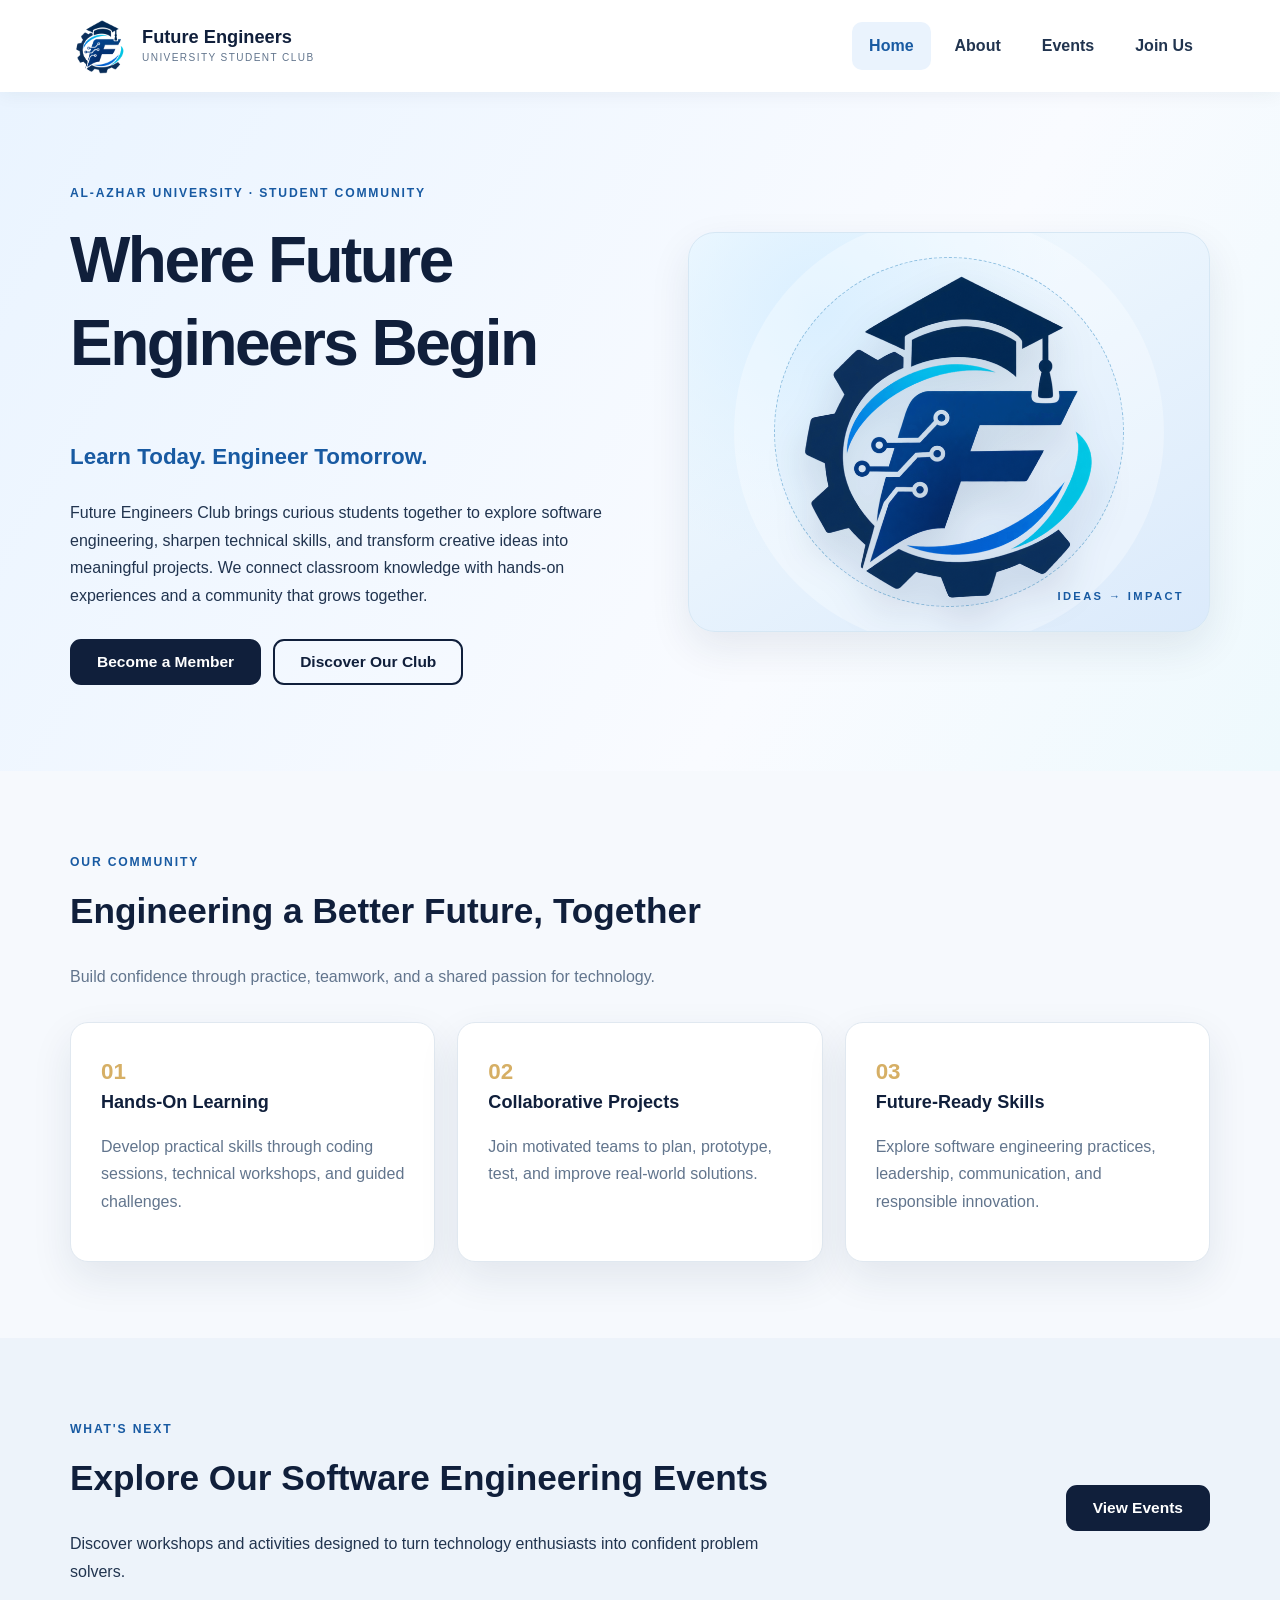
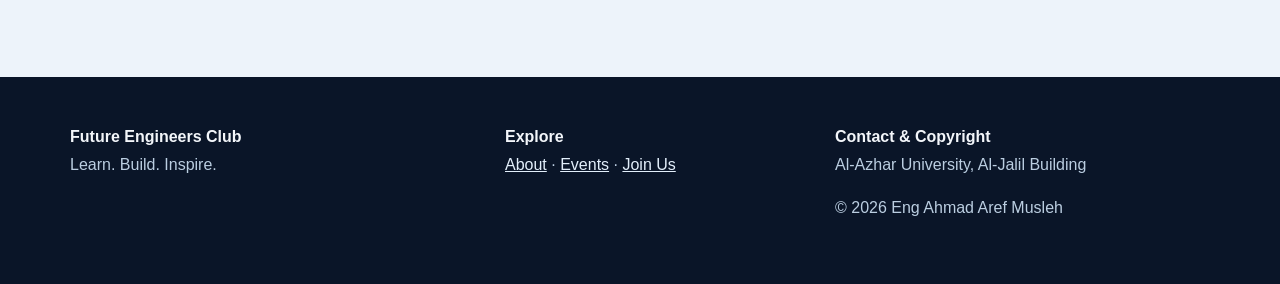
<file: index.html>
<!DOCTYPE html>
<html lang="en">

<head>
  <meta charset="UTF-8">
  <meta name="viewport" content="width=device-width, initial-scale=1">
  <meta name="description"
    content="Future Engineers Club - Empowering students through software engineering, creativity and collaboration.">
  <title>Home | Future Engineers Club</title>
  <link rel="icon" type="image/png" href="images/future-engineers-logo.png">
  <link rel="stylesheet" href="style.css">
</head>

<body>
  <a class="skip-link" href="#main-content">Skip to content</a>
  <header class="site-header">
    <div class="container header-row">
      <a class="brand" href="index.html" aria-label="Future Engineers Club home">
        <img class="brand-logo" src="images/future-engineers-logo.png" alt="Future Engineers Club logo" width="58"
          height="58">
        <span><strong>Future Engineers</strong><small>UNIVERSITY STUDENT CLUB</small></span>
      </a>
      <nav class="main-nav" aria-label="Main navigation"><a href="index.html" class="active"
          aria-current="page">Home</a><a href="about.html">About</a><a href="events.html">Events</a><a
          href="join.html">Join Us</a></nav>
    </div>
  </header>
  <main id="main-content">
    <section class="hero">
      <div class="container hero-grid">
        <div><span class="eyebrow">AL-AZHAR UNIVERSITY · STUDENT COMMUNITY</span>
          <h1>Where Future Engineers Begin</h1>
          <p class="lead">Learn Today. Engineer Tomorrow.</p>
          <p>Future Engineers Club brings curious students together to explore software engineering, sharpen technical
            skills, and transform creative ideas into meaningful projects. We connect classroom knowledge with hands-on
            experiences and a community that grows together.</p>
          <div class="hero-actions"><a class="button" href="join.html">Become a Member</a><a
              class="button button-outline" href="about.html">Discover Our Club</a></div>
        </div>
        <div class="hero-art">
          <div class="art-halo"></div><img src="images/future-engineers-logo.png"
            alt="Future Engineers Club gear, circuit and graduation-cap logo"><span class="art-label">IDEAS →
            IMPACT</span>
        </div>
      </div>
    </section>
    <section class="section container" aria-labelledby="why-title">
      <div class="section-head"><span class="eyebrow">OUR COMMUNITY</span>
        <h2 id="why-title">Engineering a Better Future, Together</h2>
        <p>Build confidence through practice, teamwork, and a shared passion for technology.</p>
      </div>
      <div class="card-grid">
        <article class="card"><span class="card-number">01</span>
          <h3>Hands-On Learning</h3>
          <p>Develop practical skills through coding sessions, technical workshops, and guided challenges.</p>
        </article>
        <article class="card"><span class="card-number">02</span>
          <h3>Collaborative Projects</h3>
          <p>Join motivated teams to plan, prototype, test, and improve real-world solutions.</p>
        </article>
        <article class="card"><span class="card-number">03</span>
          <h3>Future-Ready Skills</h3>
          <p>Explore software engineering practices, leadership, communication, and responsible innovation.</p>
        </article>
      </div>
    </section>
    <section class="section section-soft">
      <div class="container split-callout">
        <div><span class="eyebrow">WHAT'S NEXT</span>
          <h2>Explore Our Software Engineering Events</h2>
          <p>Discover workshops and activities designed to turn technology enthusiasts into confident problem solvers.
          </p>
        </div><a class="button" href="events.html">View Events</a>
      </div>
    </section>
  </main>
  <footer class="site-footer">
    <div class="container footer-grid">
      <div><strong>Future Engineers Club</strong>
        <p>Learn. Build. Inspire.</p>
      </div>
      <div><strong>Explore</strong>
        <p><a href="about.html">About</a> · <a href="events.html">Events</a> · <a href="join.html">Join Us</a></p>
      </div>
      <div><strong>Contact &amp; Copyright</strong>
        <p>Al-Azhar University, Al-Jalil Building</p>
        <p>© 2026 Eng Ahmad Aref Musleh</p>
      </div>
    </div>
  </footer>
</body>

</html>
</file>
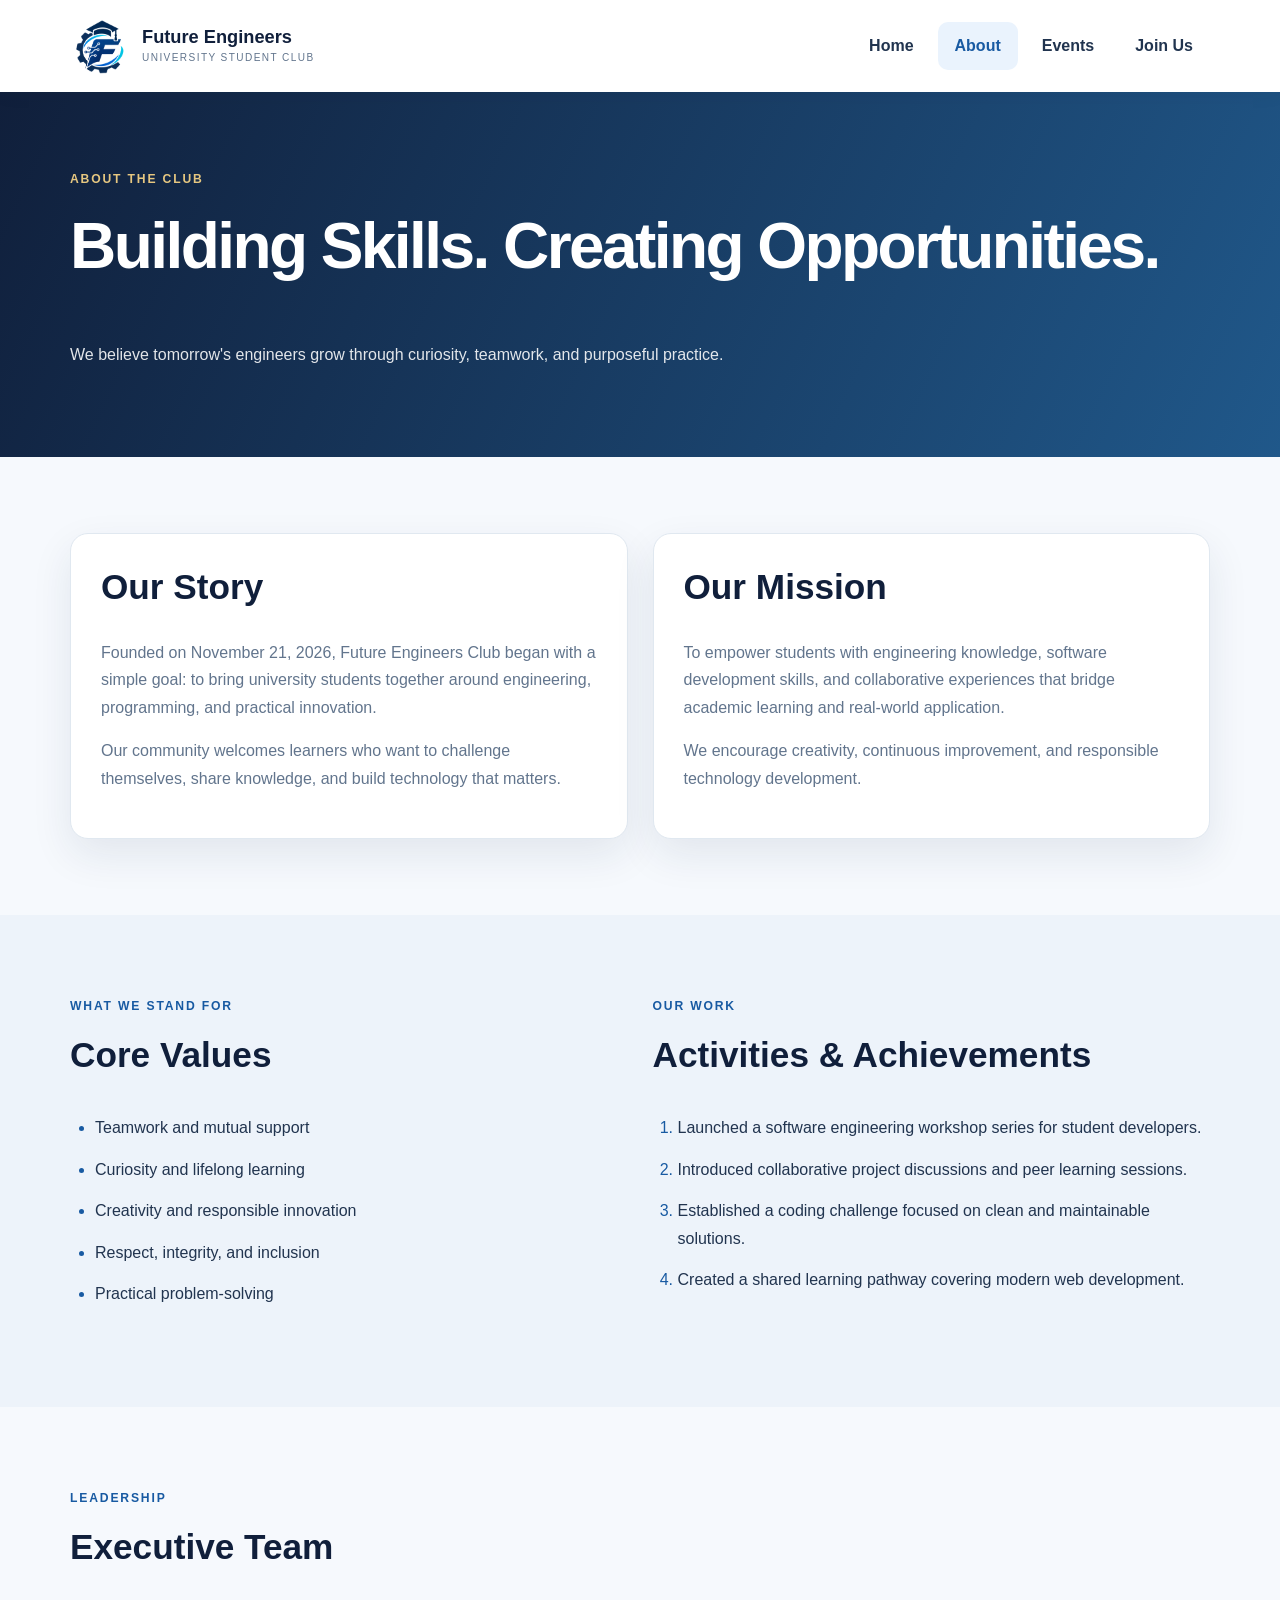
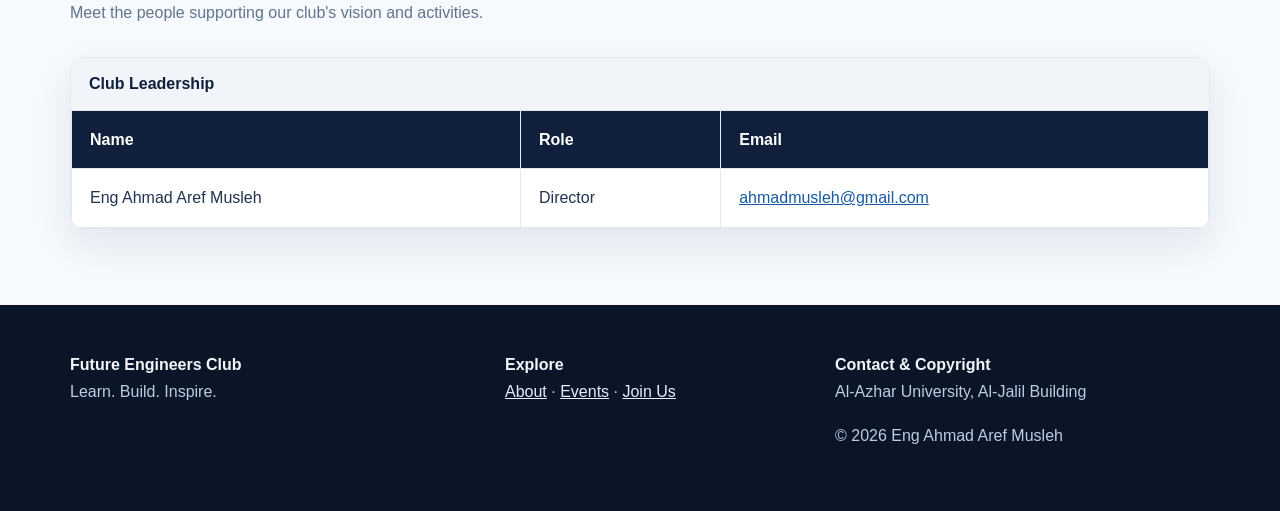
<file: about.html>
<!DOCTYPE html>
<html lang="en">
<head>
  <meta charset="UTF-8">
  <meta name="viewport" content="width=device-width, initial-scale=1">
  <meta name="description" content="Future Engineers Club - Empowering students through software engineering, creativity and collaboration.">
  <title>About Us | Future Engineers Club</title>
  <link rel="icon" type="image/png" href="images/future-engineers-logo.png">
  <link rel="stylesheet" href="style.css">
</head>
<body>
  <a class="skip-link" href="#main-content">Skip to content</a>
  <header class="site-header"><div class="container header-row">
    <a class="brand" href="index.html" aria-label="Future Engineers Club home">
      <img class="brand-logo" src="images/future-engineers-logo.png" alt="Future Engineers Club logo" width="58" height="58">
      <span><strong>Future Engineers</strong><small>UNIVERSITY STUDENT CLUB</small></span>
    </a>
    <nav class="main-nav" aria-label="Main navigation"><a href="index.html">Home</a><a href="about.html" class="active" aria-current="page">About</a><a href="events.html">Events</a><a href="join.html">Join Us</a></nav>
  </div></header>
  <main id="main-content"><section class="page-heading"><div class="container"><span class="eyebrow">ABOUT THE CLUB</span><h1>Building Skills. Creating Opportunities.</h1><p>We believe tomorrow's engineers grow through curiosity, teamwork, and purposeful practice.</p></div></section>
<section class="section container two-col"><article class="panel"><h2>Our Story</h2><p>Founded on November 21, 2026, Future Engineers Club began with a simple goal: to bring university students together around engineering, programming, and practical innovation.</p><p>Our community welcomes learners who want to challenge themselves, share knowledge, and build technology that matters.</p></article><article class="panel"><h2>Our Mission</h2><p>To empower students with engineering knowledge, software development skills, and collaborative experiences that bridge academic learning and real-world application.</p><p>We encourage creativity, continuous improvement, and responsible technology development.</p></article></section>
<section class="section section-soft"><div class="container two-col"><div><span class="eyebrow">WHAT WE STAND FOR</span><h2>Core Values</h2><ul class="feature-list"><li>Teamwork and mutual support</li><li>Curiosity and lifelong learning</li><li>Creativity and responsible innovation</li><li>Respect, integrity, and inclusion</li><li>Practical problem-solving</li></ul></div>
<div><span class="eyebrow">OUR WORK</span><h2>Activities &amp; Achievements</h2><ol class="numbered-list"><li>Launched a software engineering workshop series for student developers.</li><li>Introduced collaborative project discussions and peer learning sessions.</li><li>Established a coding challenge focused on clean and maintainable solutions.</li><li>Created a shared learning pathway covering modern web development.</li></ol></div></div></section>
<section class="section container"><div class="section-head"><span class="eyebrow">LEADERSHIP</span><h2>Executive Team</h2><p>Meet the people supporting our club's vision and activities.</p></div><div class="table-wrap"><table><caption>Club Leadership</caption><thead><tr><th>Name</th><th>Role</th><th>Email</th></tr></thead><tbody><tr><td>Eng Ahmad Aref Musleh</td><td>Director</td><td><a href="mailto:ahmadmusleh@gmail.com">ahmadmusleh@gmail.com</a></td></tr></tbody></table></div></section></main>
  <footer class="site-footer"><div class="container footer-grid">
    <div><strong>Future Engineers Club</strong><p>Learn. Build. Inspire.</p></div>
    <div><strong>Explore</strong><p><a href="about.html">About</a> · <a href="events.html">Events</a> · <a href="join.html">Join Us</a></p></div>
    <div><strong>Contact &amp; Copyright</strong><p>Al-Azhar University, Al-Jalil Building</p><p>© 2026 Eng Ahmad Aref Musleh</p></div>
  </div></footer>
</body></html>
</file>
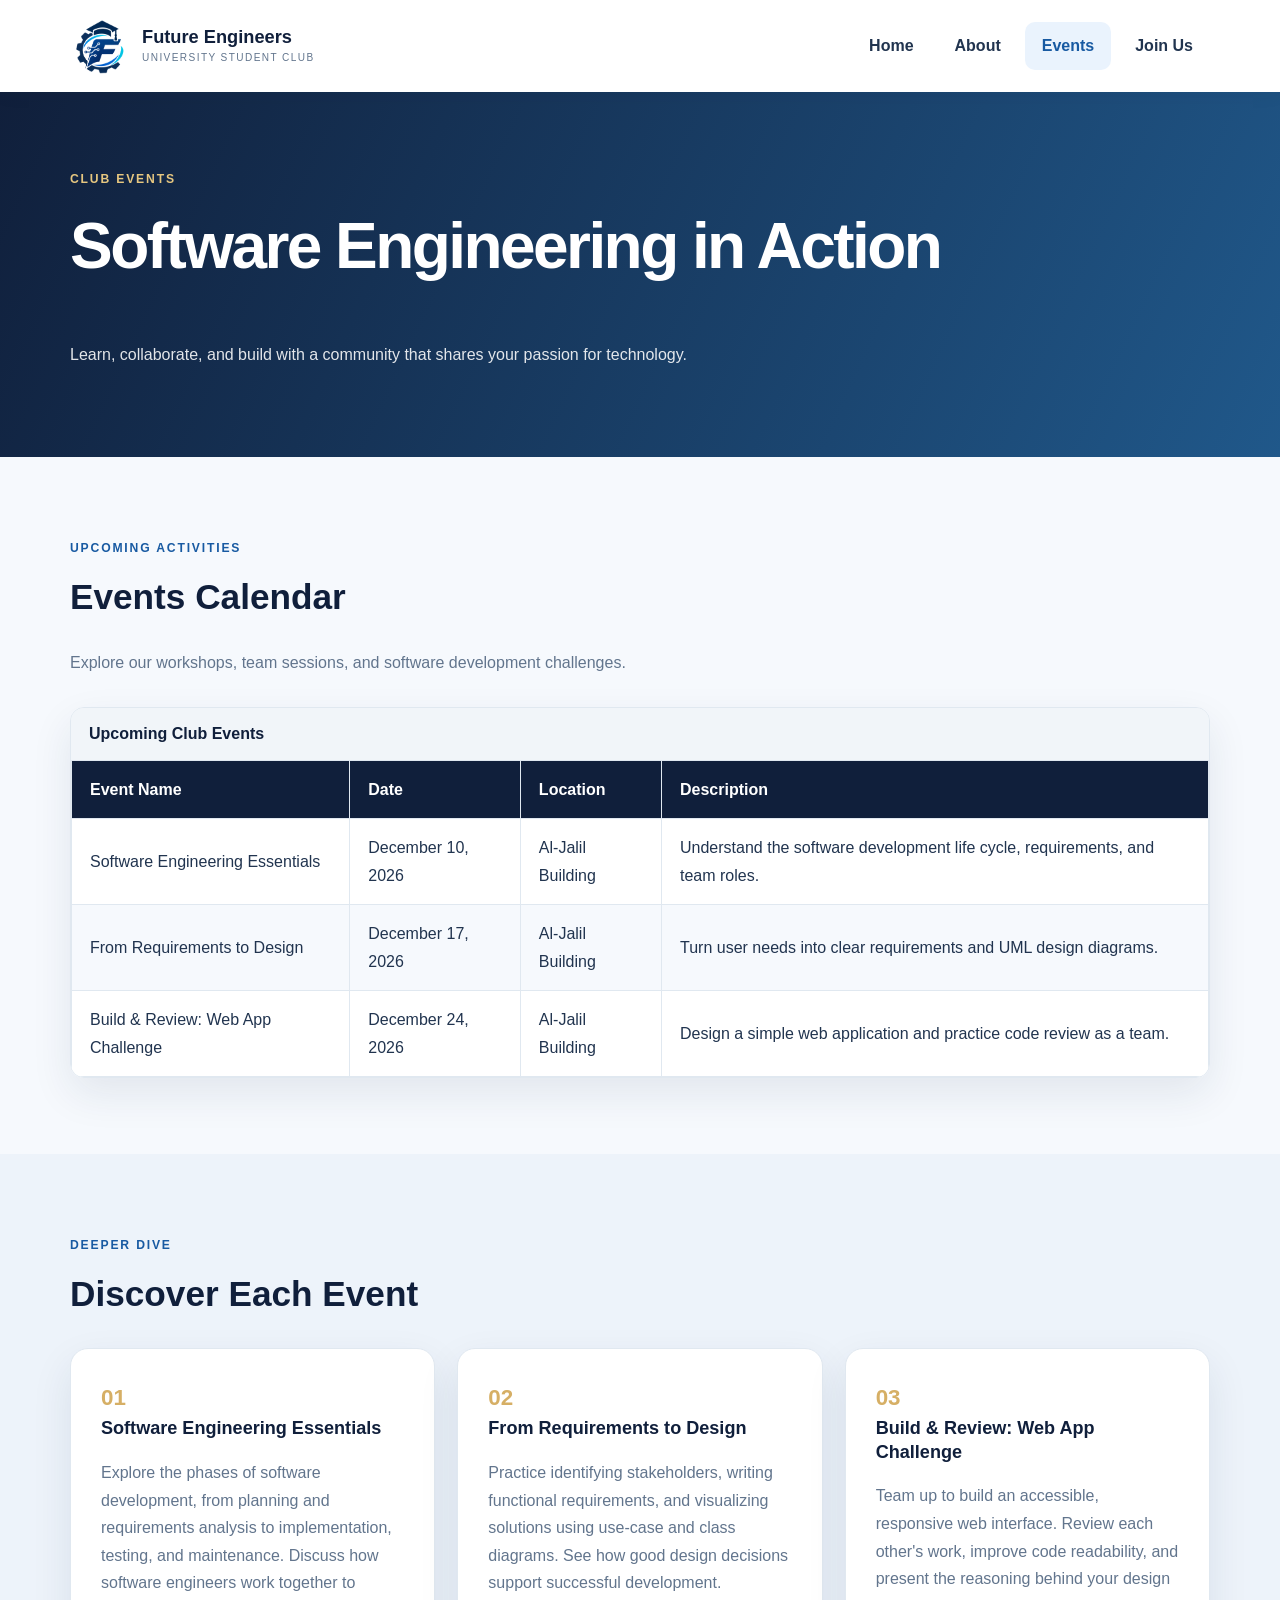
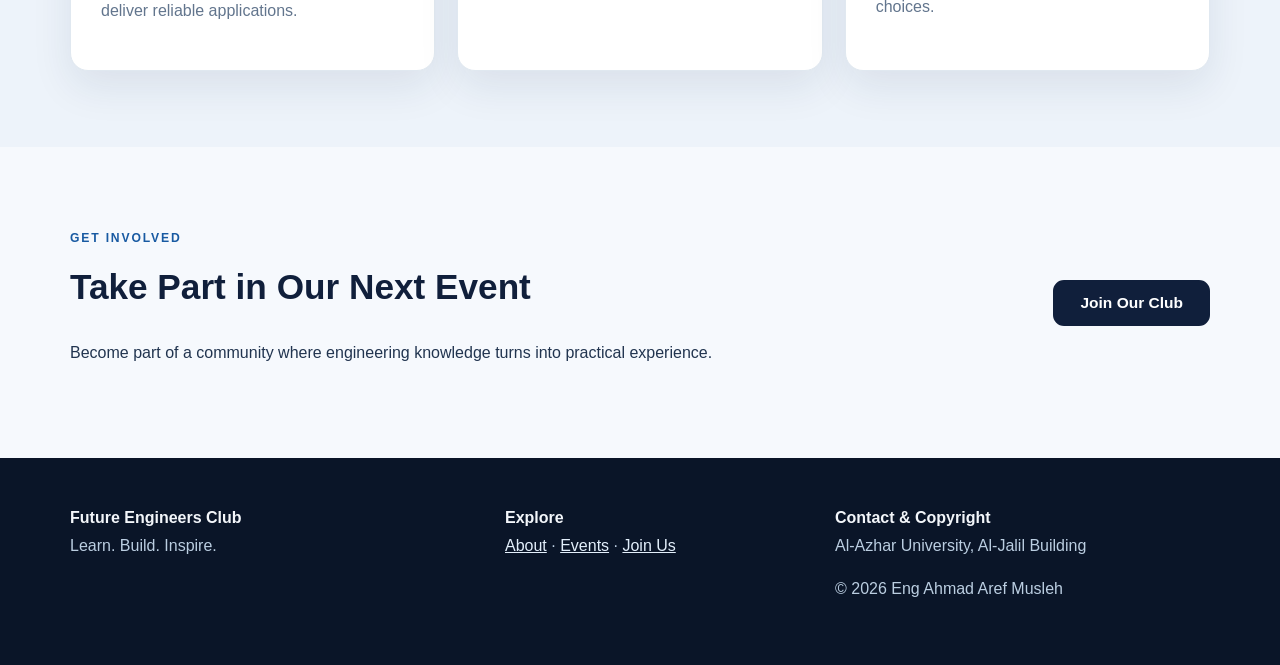
<file: events.html>
<!DOCTYPE html>
<html lang="en">
<head>
  <meta charset="UTF-8">
  <meta name="viewport" content="width=device-width, initial-scale=1">
  <meta name="description" content="Future Engineers Club - Empowering students through software engineering, creativity and collaboration.">
  <title>Events | Future Engineers Club</title>
  <link rel="icon" type="image/png" href="images/future-engineers-logo.png">
  <link rel="stylesheet" href="style.css">
</head>
<body>
  <a class="skip-link" href="#main-content">Skip to content</a>
  <header class="site-header"><div class="container header-row">
    <a class="brand" href="index.html" aria-label="Future Engineers Club home">
      <img class="brand-logo" src="images/future-engineers-logo.png" alt="Future Engineers Club logo" width="58" height="58">
      <span><strong>Future Engineers</strong><small>UNIVERSITY STUDENT CLUB</small></span>
    </a>
    <nav class="main-nav" aria-label="Main navigation"><a href="index.html">Home</a><a href="about.html">About</a><a href="events.html" class="active" aria-current="page">Events</a><a href="join.html">Join Us</a></nav>
  </div></header>
  <main id="main-content"><section class="page-heading"><div class="container"><span class="eyebrow">CLUB EVENTS</span><h1>Software Engineering in Action</h1><p>Learn, collaborate, and build with a community that shares your passion for technology.</p></div></section>
<section class="section container"><div class="section-head"><span class="eyebrow">UPCOMING ACTIVITIES</span><h2>Events Calendar</h2><p>Explore our workshops, team sessions, and software development challenges.</p></div>
<div class="table-wrap"><table><caption>Upcoming Club Events</caption><thead><tr><th>Event Name</th><th>Date</th><th>Location</th><th>Description</th></tr></thead><tbody>
<tr><td>Software Engineering Essentials</td><td>December 10, 2026</td><td>Al-Jalil Building</td><td>Understand the software development life cycle, requirements, and team roles.</td></tr>
<tr><td>From Requirements to Design</td><td>December 17, 2026</td><td>Al-Jalil Building</td><td>Turn user needs into clear requirements and UML design diagrams.</td></tr>
<tr><td>Build &amp; Review: Web App Challenge</td><td>December 24, 2026</td><td>Al-Jalil Building</td><td>Design a simple web application and practice code review as a team.</td></tr>
</tbody></table></div></section>
<section class="section section-soft"><div class="container"><div class="section-head"><span class="eyebrow">DEEPER DIVE</span><h2>Discover Each Event</h2></div><div class="card-grid">
<article class="card"><span class="card-number">01</span><h3>Software Engineering Essentials</h3><p>Explore the phases of software development, from planning and requirements analysis to implementation, testing, and maintenance. Discuss how software engineers work together to deliver reliable applications.</p></article>
<article class="card"><span class="card-number">02</span><h3>From Requirements to Design</h3><p>Practice identifying stakeholders, writing functional requirements, and visualizing solutions using use-case and class diagrams. See how good design decisions support successful development.</p></article>
<article class="card"><span class="card-number">03</span><h3>Build &amp; Review: Web App Challenge</h3><p>Team up to build an accessible, responsive web interface. Review each other's work, improve code readability, and present the reasoning behind your design choices.</p></article>
</div></div></section>
<section class="section container"><div class="split-callout"><div><span class="eyebrow">GET INVOLVED</span><h2>Take Part in Our Next Event</h2><p>Become part of a community where engineering knowledge turns into practical experience.</p></div><a class="button" href="join.html">Join Our Club</a></div></section>
<!-- This is EVENT.HTML --></main>
  <footer class="site-footer"><div class="container footer-grid">
    <div><strong>Future Engineers Club</strong><p>Learn. Build. Inspire.</p></div>
    <div><strong>Explore</strong><p><a href="about.html">About</a> · <a href="events.html">Events</a> · <a href="join.html">Join Us</a></p></div>
    <div><strong>Contact &amp; Copyright</strong><p>Al-Azhar University, Al-Jalil Building</p><p>© 2026 Eng Ahmad Aref Musleh</p></div>
  </div></footer>
</body></html>
</file>
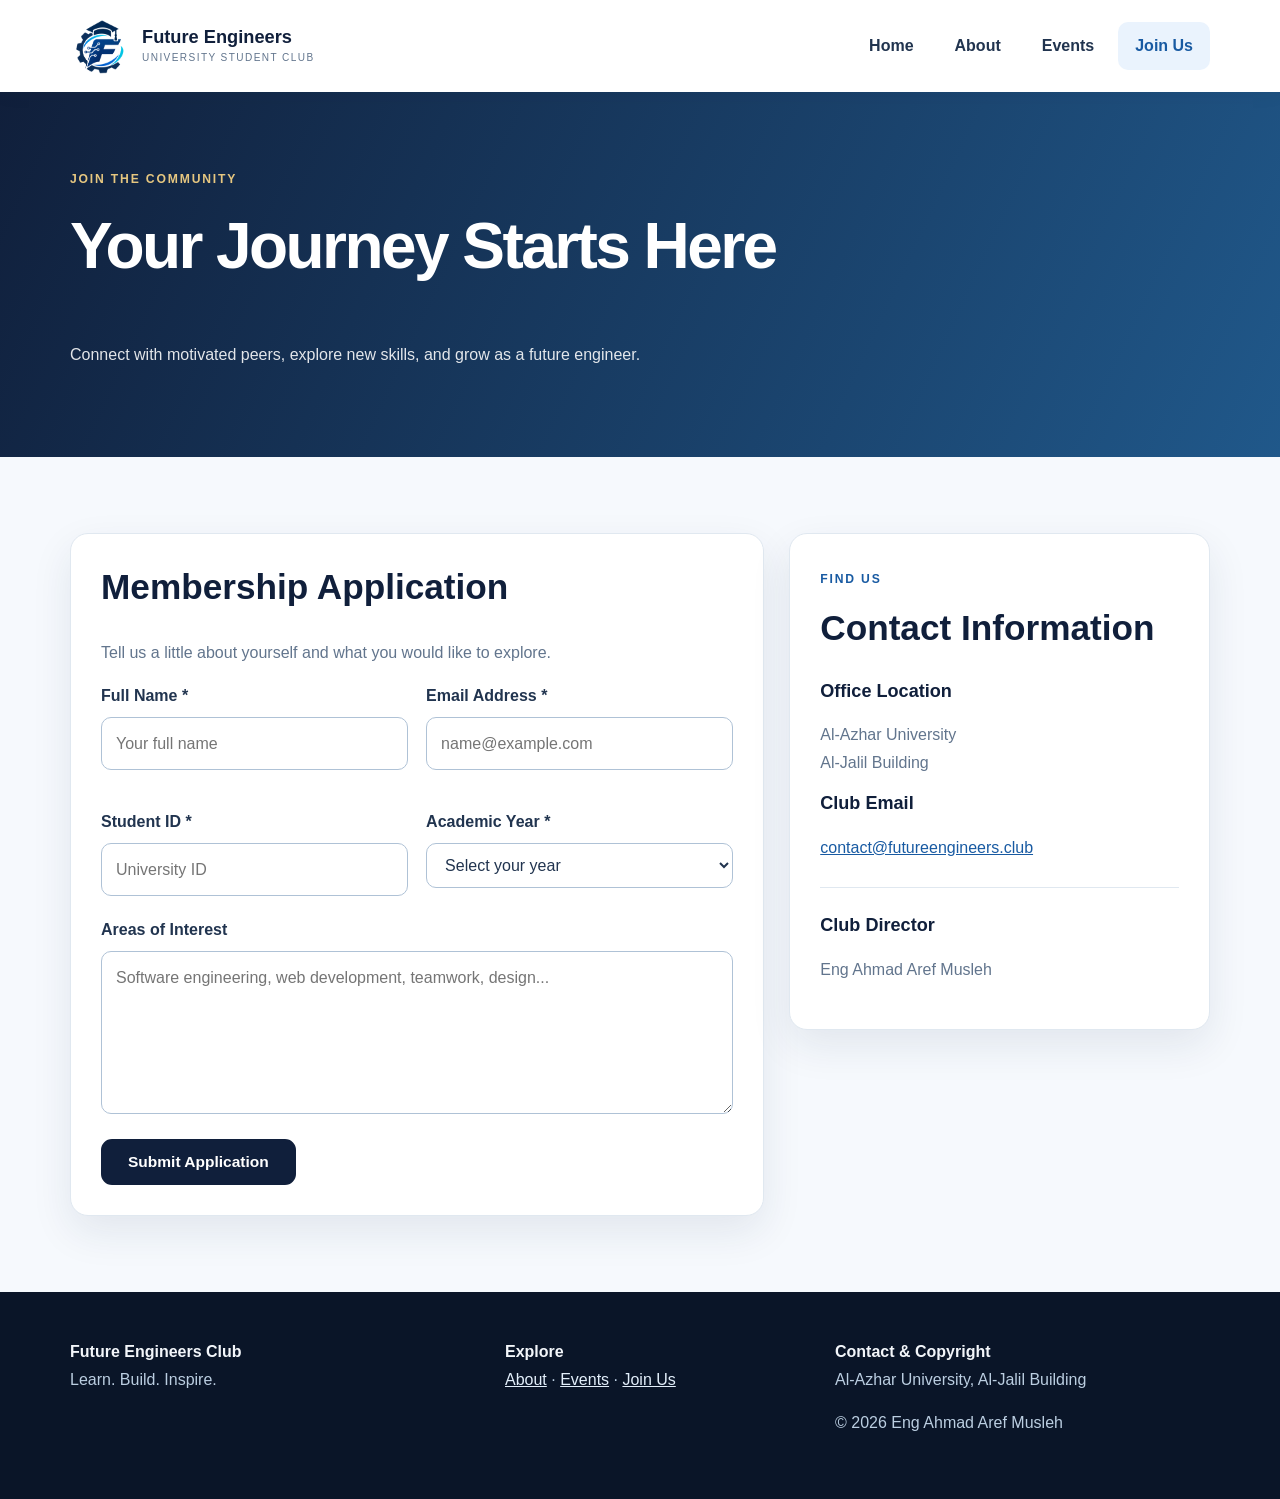
<file: join.html>
<!DOCTYPE html>
<html lang="en">
<head>
  <meta charset="UTF-8">
  <meta name="viewport" content="width=device-width, initial-scale=1">
  <meta name="description" content="Future Engineers Club - Empowering students through software engineering, creativity and collaboration.">
  <title>Join Us | Future Engineers Club</title>
  <link rel="icon" type="image/png" href="images/future-engineers-logo.png">
  <link rel="stylesheet" href="style.css">
</head>
<body>
  <a class="skip-link" href="#main-content">Skip to content</a>
  <header class="site-header"><div class="container header-row">
    <a class="brand" href="index.html" aria-label="Future Engineers Club home">
      <img class="brand-logo" src="images/future-engineers-logo.png" alt="Future Engineers Club logo" width="58" height="58">
      <span><strong>Future Engineers</strong><small>UNIVERSITY STUDENT CLUB</small></span>
    </a>
    <nav class="main-nav" aria-label="Main navigation"><a href="index.html">Home</a><a href="about.html">About</a><a href="events.html">Events</a><a href="join.html" class="active" aria-current="page">Join Us</a></nav>
  </div></header>
  <main id="main-content"><section class="page-heading"><div class="container"><span class="eyebrow">JOIN THE COMMUNITY</span><h1>Your Journey Starts Here</h1><p>Connect with motivated peers, explore new skills, and grow as a future engineer.</p></div></section>
<section class="section container join-grid"><div class="panel"><h2>Membership Application</h2><p>Tell us a little about yourself and what you would like to explore.</p>
<form action="#" method="get">
<div class="form-grid"><div class="field"><label for="full-name">Full Name <span aria-hidden="true">*</span></label><input id="full-name" name="fullName" type="text" autocomplete="name" required placeholder="Your full name"></div>
<div class="field"><label for="email">Email Address <span aria-hidden="true">*</span></label><input id="email" name="email" type="email" autocomplete="email" required placeholder="name@example.com"></div>
<div class="field"><label for="student-id">Student ID <span aria-hidden="true">*</span></label><input id="student-id" name="studentId" type="text" required placeholder="University ID"></div>
<div class="field"><label for="academic-year">Academic Year <span aria-hidden="true">*</span></label><select id="academic-year" name="academicYear" required><option value="" selected disabled>Select your year</option><option value="first">First Year</option><option value="second">Second Year</option><option value="third">Third Year</option><option value="fourth">Fourth Year</option><option value="fifth">Fifth Year</option></select></div></div>
<div class="field"><label for="interests">Areas of Interest</label><textarea id="interests" name="interests" rows="5" placeholder="Software engineering, web development, teamwork, design..."></textarea></div>
<button class="button submit-button" type="submit">Submit Application</button>
</form></div>
<aside class="contact-card"><span class="eyebrow">FIND US</span><h2>Contact Information</h2><h3>Office Location</h3><p>Al-Azhar University<br>Al-Jalil Building</p><h3>Club Email</h3><p><a href="mailto:contact@futureengineers.club">contact@futureengineers.club</a></p><hr><h3>Club Director</h3><p>Eng Ahmad Aref Musleh</p></aside></section>
<!-- This is Join.HTML --></main>
  <footer class="site-footer"><div class="container footer-grid">
    <div><strong>Future Engineers Club</strong><p>Learn. Build. Inspire.</p></div>
    <div><strong>Explore</strong><p><a href="about.html">About</a> · <a href="events.html">Events</a> · <a href="join.html">Join Us</a></p></div>
    <div><strong>Contact &amp; Copyright</strong><p>Al-Azhar University, Al-Jalil Building</p><p>© 2026 Eng Ahmad Aref Musleh</p></div>
  </div></footer>
</body></html>
</file>
<file: style.css>
/* Future Engineers Club - University Identity */
:root {
    --navy: #101f3b;
    --navy-deep: #0a1528;
    --blue: #185aa2;
    --blue-soft: #eaf3fd;
    --cyan: #06b4db;
    --gold: #d6af65;
    --ink: #21344f;
    --muted: #62758d;
    --surface: #fff;
    --background: #f6f9fd;
    --line: #e0e8f0;
    --shadow: 0 16px 42px rgba(17, 43, 79, .09)
}

* {
    box-sizing: border-box
}

html {
    scroll-behavior: smooth
}

body {
    margin: 0;
    font-family: Inter, "Segoe UI", Arial, sans-serif;
    background: var(--background);
    color: var(--ink);
    line-height: 1.72
}

a {
    color: var(--blue)
}

img {
    max-width: 100%;
    height: auto
}

h1,
h2,
h3,
p {
    margin-top: 0
}

h1,
h2,
h3 {
    line-height: 1.3;
    color: var(--navy)
}

h1 {
    font-size: clamp(2.2rem, 5vw, 4.1rem);
    letter-spacing: -.04em
}

h2 {
    font-size: clamp(1.55rem, 3vw, 2.2rem)
}

h3 {
    font-size: 1.13rem
}

.container {
    width: min(1140px, calc(100% - 44px));
    margin-inline: auto
}

.skip-link {
    position: absolute;
    top: -90px;
    left: 1rem;
    background: #fff;
    padding: .5rem 1rem;
    z-index: 6
}

.skip-link:focus {
    top: 1rem
}

.site-header {
    background: white;
    box-shadow: 0 2px 18px rgba(19, 43, 75, .06);
    position: relative;
    z-index: 2
}

.header-row {
    min-height: 92px;
    display: flex;
    align-items: center;
    justify-content: space-between;
    gap: 22px
}

.brand {
    display: flex;
    align-items: center;
    gap: 12px;
    color: var(--navy);
    text-decoration: none;
    white-space: nowrap
}

.brand-logo {
    width: 60px;
    height: 60px;
    object-fit: contain
}

.brand strong {
    display: block;
    font-size: 1.14rem;
    line-height: 1.25
}

.brand small {
    display: block;
    color: var(--muted);
    font-size: .63rem;
    letter-spacing: .14em;
    line-height: 1.7
}

.main-nav {
    display: flex;
    align-items: center;
    justify-content: center;
    gap: 7px;
    flex-wrap: wrap
}

.main-nav a {
    padding: 10px 17px;
    border-radius: 10px;
    color: var(--ink);
    text-decoration: none;
    font-weight: 700;
    transition: background .2s, color .2s
}

.main-nav a:hover,
.main-nav a.active {
    background: var(--blue-soft);
    color: var(--blue)
}

.hero {
    background: linear-gradient(120deg, #eaf4ff 0%, #f9fbff 65%, #eef9fd 100%);
    padding: 86px 0
}

.hero-grid {
    display: grid;
    grid-template-columns: 1.06fr 1fr;
    align-items: center;
    gap: 65px
}

.eyebrow {
    display: inline-block;
    font-size: .76rem;
    font-weight: 800;
    letter-spacing: .15em;
    color: var(--blue);
    margin-bottom: 15px
}

.lead {
    font-size: 1.4rem;
    font-weight: 700;
    color: var(--blue)
}

.hero p {
    max-width: 620px
}

.hero-actions {
    display: flex;
    gap: 12px;
    flex-wrap: wrap;
    margin-top: 30px
}

.button {
    display: inline-block;
    background: var(--navy);
    color: white;
    text-decoration: none;
    border: 2px solid var(--navy);
    border-radius: 11px;
    padding: 12px 25px;
    font: 700 .97rem Inter, "Segoe UI", Arial, sans-serif;
    cursor: pointer;
    transition: background .2s, transform .2s, box-shadow .2s
}

.button:hover {
    background: var(--blue);
    border-color: var(--blue);
    transform: translateY(-2px);
    box-shadow: 0 8px 20px rgba(20, 43, 75, .15)
}

.button-outline {
    background: transparent;
    color: var(--navy)
}

.button-outline:hover {
    color: white
}

.hero-art {
    min-height: 400px;
    position: relative;
    display: flex;
    align-items: center;
    justify-content: center;
    overflow: hidden;
    border-radius: 27px;
    background: radial-gradient(circle at 25% 20%, #daefff 0%, transparent 50%), linear-gradient(150deg, #f5fcff, #dbeafb);
    border: 1px solid #d6e7f4;
    box-shadow: var(--shadow)
}

.art-halo {
    position: absolute;
    width: 350px;
    height: 350px;
    border: 1px dashed #8ebfe0;
    border-radius: 50%;
    box-shadow: 0 0 0 40px rgba(255, 255, 255, .3)
}

.hero-art img {
    position: relative;
    width: min(77%, 330px);
    filter: drop-shadow(0 20px 20px rgba(10, 38, 77, .16))
}

.art-label {
    position: absolute;
    bottom: 24px;
    right: 25px;
    font-size: .7rem;
    letter-spacing: .21em;
    font-weight: 800;
    color: var(--blue)
}

.section {
    padding-block: 76px
}

.section-soft {
    background: #edf3fa
}

.section-head {
    margin-bottom: 31px
}

.section-head>p {
    color: var(--muted);
    max-width: 650px
}

.card-grid {
    display: grid;
    grid-template-columns: repeat(3, 1fr);
    gap: 22px
}

.card,
.panel,
.contact-card {
    background: white;
    border: 1px solid var(--line);
    border-radius: 18px;
    box-shadow: var(--shadow);
    padding: 30px
}

.card-number {
    font-weight: 800;
    font-size: 1.4rem;
    color: var(--gold)
}

.card p,
.panel p,
.contact-card p {
    color: var(--muted)
}

.split-callout {
    display: flex;
    align-items: center;
    justify-content: space-between;
    gap: 32px
}

.split-callout p {
    max-width: 700px
}

.page-heading {
    background: linear-gradient(115deg, var(--navy), #20588a);
    padding: 72px 0
}

.page-heading h1,
.page-heading p {
    color: white
}

.page-heading .eyebrow {
    color: #e6c780
}

.page-heading p {
    opacity: .88
}

.two-col {
    display: grid;
    grid-template-columns: repeat(2, minmax(0, 1fr));
    gap: 25px
}

.feature-list,
.numbered-list {
    padding-left: 25px
}

.feature-list li,
.numbered-list li {
    padding: 7px 0
}

.feature-list li::marker,
.numbered-list li::marker {
    color: var(--blue)
}

.table-wrap {
    width: 100%;
    overflow-x: auto;
    border-radius: 14px;
    box-shadow: var(--shadow);
    border: 1px solid var(--line)
}

table {
    width: 100%;
    border-collapse: collapse;
    background: white;
    min-width: 630px
}

caption {
    text-align: left;
    padding: 12px 18px;
    font-weight: 700;
    color: var(--navy);
    background: #f1f5f9
}

th,
td {
    border: 1px solid var(--line);
    padding: 15px 18px;
    text-align: left;
    vertical-align: middle
}

thead th {
    background: var(--navy);
    color: white
}

tbody tr:nth-child(even) {
    background: #f6f9fd
}

tbody tr:hover {
    background: #dcefff
}

.join-grid {
    display: grid;
    grid-template-columns: 1.65fr 1fr;
    gap: 25px;
    align-items: start
}

.form-grid {
    display: grid;
    grid-template-columns: 1fr 1fr;
    gap: 18px
}

.field {
    margin-bottom: 20px
}

.field label {
    display: block;
    font-weight: 700;
    margin-bottom: 7px
}

.field input,
.field select,
.field textarea {
    display: block;
    width: 100%;
    border: 1px solid #afc2d6;
    background: white;
    border-radius: 10px;
    padding: 12px 14px;
    font: inherit;
    color: var(--ink)
}

.field textarea {
    resize: vertical
}

.field input:focus,
.field select:focus,
.field textarea:focus {
    outline: 3px solid #b3dff5;
    outline-offset: 1px;
    border-color: var(--blue)
}

.submit-button {
    margin-top: 5px
}

.contact-card hr {
    border: 0;
    border-top: 1px solid var(--line);
    margin: 26px 0
}

.site-footer {
    background: var(--navy-deep);
    color: #f3f6fa;
    padding: 46px 0
}

.site-footer p,
.site-footer small {
    color: #bbcee1
}

.site-footer a {
    color: #e3effb
}

.footer-grid {
    display: grid;
    grid-template-columns: 1.35fr 1fr 1.25fr;
    gap: 30px
}

.footer-grid strong {
    font-size: 1rem
}

@media(max-width:950px) {
    .header-row {
        padding-block: 15px;
        flex-direction: column;
        align-items: center
    }

    .hero-grid,
    .two-col,
    .join-grid {
        grid-template-columns: 1fr
    }

    .hero-grid {
        gap: 32px
    }

    .hero {
        padding: 54px 0
    }

    .card-grid {
        grid-template-columns: 1fr 1fr
    }

    .footer-grid {
        grid-template-columns: 1fr 1fr
    }
}

@media(max-width:600px) {
    .container {
        width: min(100% - 26px, 1140px)
    }

    .main-nav a {
        padding: 8px 11px;
        font-size: .88rem
    }

    .section {
        padding-block: 47px
    }

    .card-grid,
    .form-grid,
    .footer-grid {
        grid-template-columns: 1fr
    }

    .card,
    .panel,
    .contact-card {
        padding: 22px
    }

    .split-callout {
        flex-direction: column;
        align-items: start
    }

    .page-heading {
        padding: 43px 0
    }

    .hero-actions .button {
        flex: 1;
        text-align: center
    }

    .hero-art {
        min-height: 300px
    }

    .art-halo {
        width: 260px;
        height: 260px
    }
}

@media(prefers-reduced-motion:reduce) {
    html {
        scroll-behavior: auto
    }

    *,
    *::before,
    *::after {
        transition: none !important
    }
}
</file>
